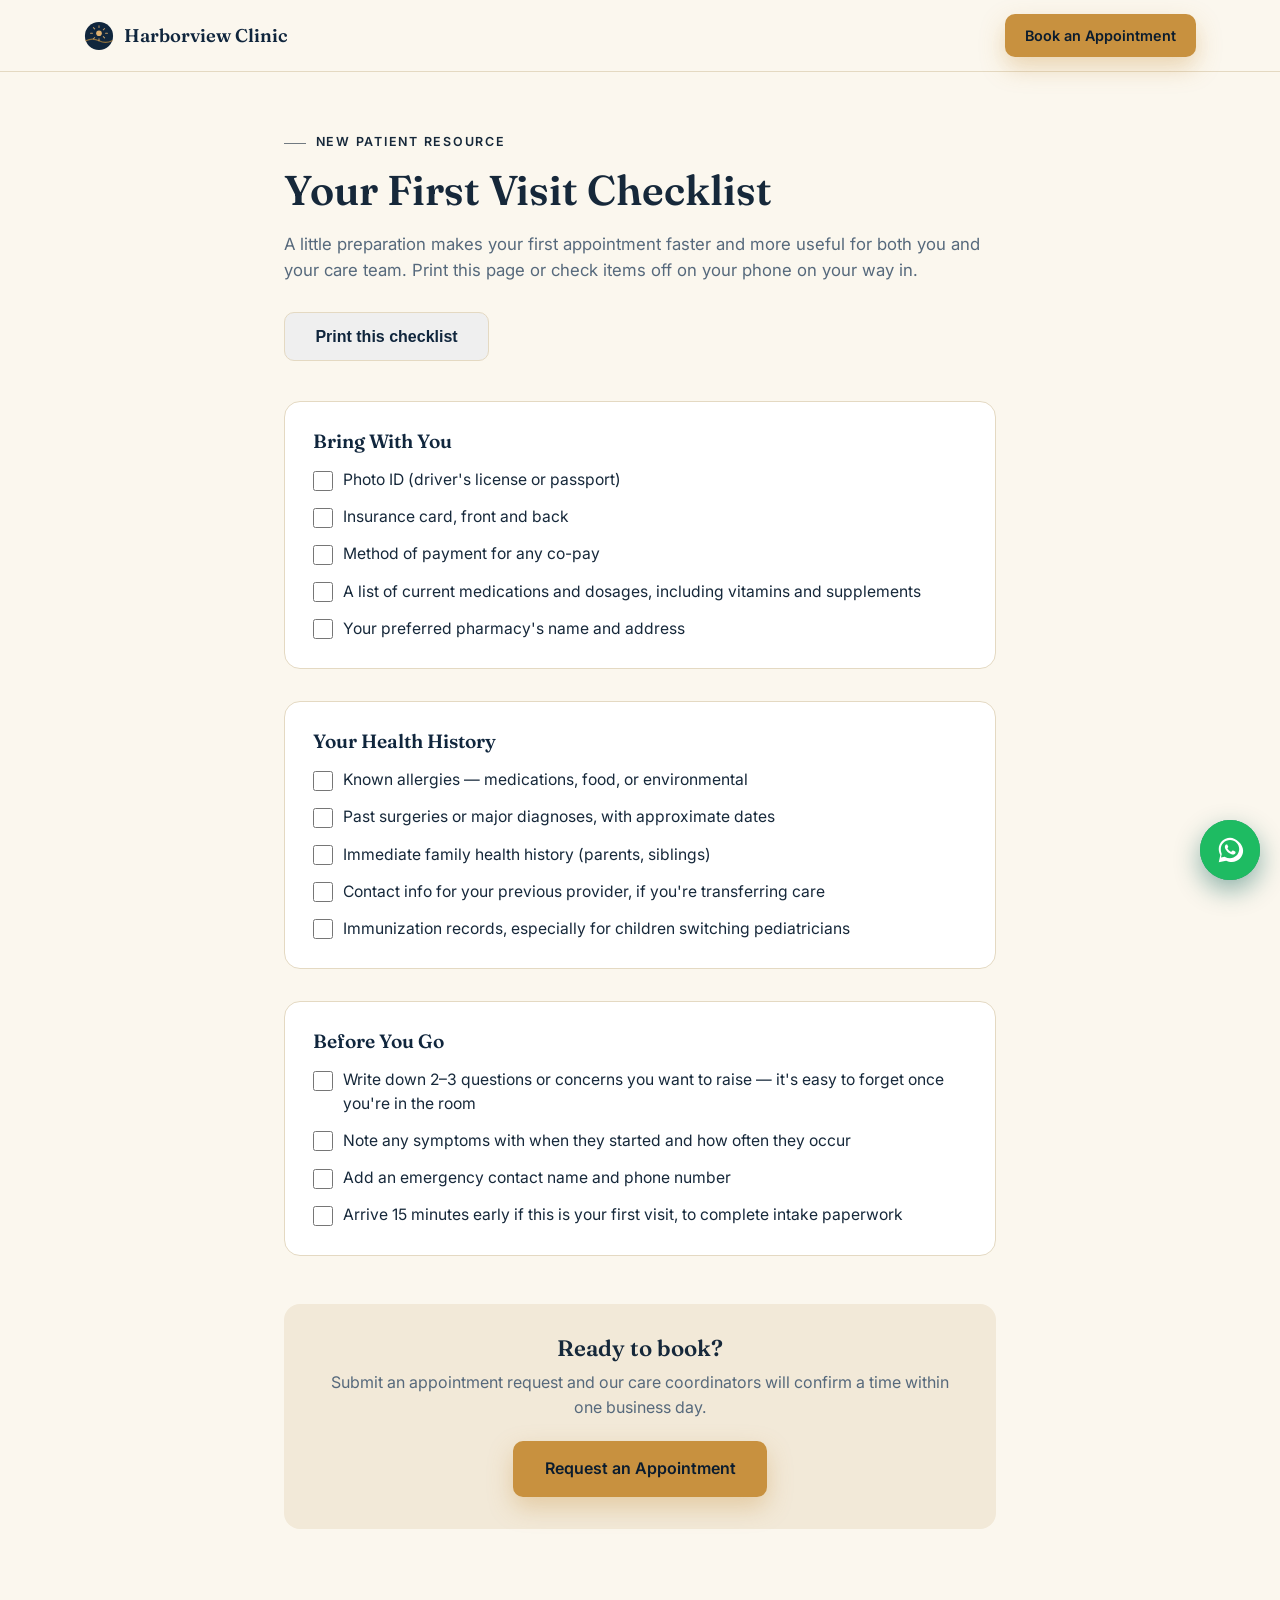
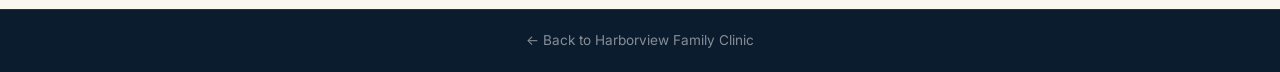
<file: new-patient-checklist.html>
<!DOCTYPE html>
<html lang="en">
<head>
  <meta charset="UTF-8">
  <meta name="viewport" content="width=device-width, initial-scale=1.0">
  <title>New Patient Checklist | Harborview Family Clinic</title>
  <meta name="description" content="A free printable checklist to help you prepare for your first visit to Harborview Family Clinic.">
  <meta name="robots" content="noindex">
  <link rel="canonical" href="https://okkyprayitna.github.io/Healthcare/new-patient-checklist.html">
  <link rel="icon" href="favicon.svg" type="image/svg+xml">
  <link rel="preconnect" href="https://fonts.googleapis.com">
  <link rel="preconnect" href="https://fonts.gstatic.com" crossorigin>
  <link href="https://fonts.googleapis.com/css2?family=Inter:wght@400;500;600;700;800&family=Fraunces:ital,wght@0,500;0,600;1,500&display=swap" rel="stylesheet">
  <link rel="stylesheet" href="styles.css">
</head>
<body>

  <header class="site-header no-print">
    <nav class="navbar" aria-label="Primary navigation">
      <a href="index.html#home" class="logo">
        <span class="logo-mark" aria-hidden="true">
          <svg width="30" height="30" viewBox="0 0 32 32" fill="none" xmlns="http://www.w3.org/2000/svg">
            <circle cx="16" cy="16" r="15" fill="#10263d"/>
            <path d="M2 21c4-2 10-2 14 0s10 2 14 0" stroke="#c8913f" stroke-width="1.3" stroke-linecap="round" opacity="0.7"/>
            <circle cx="16" cy="13" r="3" fill="#e0b06e"/>
            <path d="M16 5v2M25 13h-2M16 21v-2M7 13h2M22 8l-1.4 1.4M11.4 17.6 10 19M22 18l-1.4-1.4M11.4 8.4 10 7" stroke="#e0b06e" stroke-width="1.1" stroke-linecap="round" opacity="0.85"/>
          </svg>
        </span>
        Harborview Clinic
      </a>
      <a href="index.html#enquiry" class="btn btn-primary btn-sm">Book an Appointment</a>
    </nav>
  </header>

  <main class="checklist-page">
    <div class="section-inner checklist-inner">
      <p class="eyebrow">New Patient Resource</p>
      <h1 class="checklist-title">Your First Visit Checklist</h1>
      <p class="section-intro checklist-lede">
        A little preparation makes your first appointment faster and more useful for both you and your
        care team. Print this page or check items off on your phone on your way in.
      </p>

      <button type="button" class="btn btn-on-light print-btn no-print" onclick="window.print()">Print this checklist</button>

      <div class="checklist-groups">
        <section class="checklist-group">
          <h2>Bring With You</h2>
          <ul class="checklist-list">
            <li><label><input type="checkbox"> Photo ID (driver's license or passport)</label></li>
            <li><label><input type="checkbox"> Insurance card, front and back</label></li>
            <li><label><input type="checkbox"> Method of payment for any co-pay</label></li>
            <li><label><input type="checkbox"> A list of current medications and dosages, including vitamins and supplements</label></li>
            <li><label><input type="checkbox"> Your preferred pharmacy's name and address</label></li>
          </ul>
        </section>

        <section class="checklist-group">
          <h2>Your Health History</h2>
          <ul class="checklist-list">
            <li><label><input type="checkbox"> Known allergies — medications, food, or environmental</label></li>
            <li><label><input type="checkbox"> Past surgeries or major diagnoses, with approximate dates</label></li>
            <li><label><input type="checkbox"> Immediate family health history (parents, siblings)</label></li>
            <li><label><input type="checkbox"> Contact info for your previous provider, if you're transferring care</label></li>
            <li><label><input type="checkbox"> Immunization records, especially for children switching pediatricians</label></li>
          </ul>
        </section>

        <section class="checklist-group">
          <h2>Before You Go</h2>
          <ul class="checklist-list">
            <li><label><input type="checkbox"> Write down 2–3 questions or concerns you want to raise — it's easy to forget once you're in the room</label></li>
            <li><label><input type="checkbox"> Note any symptoms with when they started and how often they occur</label></li>
            <li><label><input type="checkbox"> Add an emergency contact name and phone number</label></li>
            <li><label><input type="checkbox"> Arrive 15 minutes early if this is your first visit, to complete intake paperwork</label></li>
          </ul>
        </section>
      </div>

      <div class="checklist-cta no-print">
        <h2>Ready to book?</h2>
        <p>Submit an appointment request and our care coordinators will confirm a time within one business day.</p>
        <a href="index.html#enquiry" class="btn btn-primary">Request an Appointment</a>
      </div>
    </div>
  </main>

  <footer class="site-footer no-print">
    <div class="footer-bottom">
      <p><a href="index.html">&larr; Back to Harborview Family Clinic</a></p>
    </div>
  </footer>

  <!-- ===================== WhatsApp Chat Widget ===================== -->
  <div class="wa-widget no-print" id="waWidget">
    <button type="button" class="wa-button" id="waButton" aria-haspopup="dialog" aria-expanded="false" aria-controls="waPanel" aria-label="Chat with us on WhatsApp">
      <span class="wa-button-ring" aria-hidden="true"></span>
      <span class="wa-button-ring wa-button-ring-2" aria-hidden="true"></span>
      <svg viewBox="0 0 32 32" width="30" height="30" fill="#fff" aria-hidden="true"><path d="M16 3C9.4 3 4 8.4 4 15c0 2.3.6 4.4 1.7 6.3L4 29l7.9-1.6c1.8.9 3.9 1.4 6.1 1.4 6.6 0 12-5.4 12-12S22.6 3 16 3zm0 21.8c-1.9 0-3.7-.5-5.3-1.4l-.4-.2-3.9.8.8-3.8-.2-.4A9.7 9.7 0 0 1 6.2 15c0-5.4 4.4-9.8 9.8-9.8s9.8 4.4 9.8 9.8-4.4 9.8-9.8 9.8zm5.4-7.3c-.3-.1-1.7-.9-2-1-.3-.1-.5-.1-.7.1-.2.3-.8 1-.9 1.1-.2.2-.3.2-.6.1-.3-.1-1.2-.4-2.3-1.4-.9-.8-1.4-1.7-1.6-2-.2-.3 0-.5.1-.6.1-.1.3-.3.4-.5.1-.2.2-.3.3-.5.1-.2 0-.4 0-.5C13.9 12.1 13.4 11 13.2 10.5c-.2-.5-.4-.4-.6-.4h-.5c-.2 0-.5.1-.7.3-.2.3-.9 1-.9 2.4s1 2.8 1.1 3c.1.2 2 3 4.8 4.3.7.3 1.2.5 1.6.6.7.2 1.3.2 1.8.1.5-.1 1.7-.7 1.9-1.4.2-.7.2-1.2.2-1.4-.1-.1-.3-.2-.5-.3z"/></svg>
    </button>

    <div class="wa-panel" id="waPanel" role="dialog" aria-labelledby="waPanelTitle" hidden>
      <div class="wa-panel-header">
        <span class="wa-panel-avatar" aria-hidden="true">
          <svg viewBox="0 0 32 32" width="20" height="20" fill="#fff"><path d="M16 3C9.4 3 4 8.4 4 15c0 2.3.6 4.4 1.7 6.3L4 29l7.9-1.6c1.8.9 3.9 1.4 6.1 1.4 6.6 0 12-5.4 12-12S22.6 3 16 3z"/></svg>
        </span>
        <div>
          <p class="wa-panel-title" id="waPanelTitle">Harborview Clinic</p>
          <p class="wa-panel-status"><span class="wa-status-dot" aria-hidden="true"></span>We usually reply within a few hours</p>
        </div>
        <button type="button" class="wa-panel-close" id="waPanelClose" aria-label="Close chat">&times;</button>
      </div>

      <p class="wa-panel-greeting">Hi there 👋 How can we help? Pick a question below or start a chat.</p>

      <div class="wa-quick-queries">
        <a class="wa-quick-btn" target="_blank" rel="noopener noreferrer" href="https://wa.me/6582010294?text=Hi%20Harborview%20Clinic%2C%20I%27d%20like%20to%20book%20an%20appointment." aria-label="I'd like to book an appointment (opens WhatsApp in a new tab)">I'd like to book an appointment</a>
        <a class="wa-quick-btn" target="_blank" rel="noopener noreferrer" href="https://wa.me/6582010294?text=Hi%20Harborview%20Clinic%2C%20what%20are%20your%20opening%20hours%3F" aria-label="What are your opening hours? (opens WhatsApp in a new tab)">What are your opening hours?</a>
        <a class="wa-quick-btn" target="_blank" rel="noopener noreferrer" href="https://wa.me/6582010294?text=Hi%20Harborview%20Clinic%2C%20do%20you%20accept%20my%20insurance%3F" aria-label="Do you accept my insurance? (opens WhatsApp in a new tab)">Do you accept my insurance?</a>
        <a class="wa-quick-btn" target="_blank" rel="noopener noreferrer" href="https://wa.me/6582010294?text=Hi%20Harborview%20Clinic%2C%20I%20have%20a%20general%20question." aria-label="I have a general question (opens WhatsApp in a new tab)">I have a general question</a>
      </div>

      <a class="btn btn-primary wa-start-chat" target="_blank" rel="noopener noreferrer" href="https://wa.me/6582010294?text=Hi%20Harborview%20Clinic%2C%20I%27d%20like%20to%20get%20in%20touch." aria-label="Start a chat (opens WhatsApp in a new tab)">
        Start a Chat
      </a>
    </div>
  </div>

  <script src="script.js" defer></script>
</body>
</html>
</file>
<file: styles.css>
/* ===================== Variables & Reset ===================== */
:root {
  --color-ink: #10263d;
  --color-ink-2: #1a3a5c;
  --color-ink-deep: #0b1c2e;
  --color-brass: #c8913f;
  --color-brass-dark: #a3721f;
  --color-brass-light: #e0b06e;
  --color-text: #16283a;
  --color-text-muted: #56697c;
  --color-bg: #fbf7ee;
  --color-bg-alt: #f2e9d8;
  --color-card: #ffffff;
  --color-border: #e4d9c2;
  --color-border-dark: rgba(255, 255, 255, 0.16);
  --shadow-card: 0 10px 28px rgba(16, 38, 61, 0.1);
  --radius: 16px;
  --radius-sm: 10px;
  --max-width: 1160px;
  --font-body: 'Inter', -apple-system, BlinkMacSystemFont, 'Segoe UI', Roboto, sans-serif;
  --font-display: 'Fraunces', Georgia, 'Times New Roman', serif;
  --color-whatsapp: #075e54;
  --color-whatsapp-dark: #054840;
  --color-whatsapp-accent: #25d366;
}

* {
  margin: 0;
  padding: 0;
  box-sizing: border-box;
}

html {
  scroll-behavior: smooth;
}

body {
  font-family: var(--font-body);
  color: var(--color-text);
  background: var(--color-bg);
  line-height: 1.6;
  -webkit-font-smoothing: antialiased;
}

img, svg {
  display: block;
  max-width: 100%;
}

a {
  color: inherit;
  text-decoration: none;
}

ul {
  list-style: none;
}

h1, h2, h3 {
  line-height: 1.15;
  font-weight: 600;
}

h1, h2 {
  font-family: var(--font-display);
}

.section-inner {
  max-width: var(--max-width);
  margin: 0 auto;
  padding: 5.5rem 1.5rem;
}

.eyebrow {
  display: inline-block;
  font-weight: 600;
  letter-spacing: 0.14em;
  text-transform: uppercase;
  font-size: 0.78rem;
  margin-bottom: 0.9rem;
}

.eyebrow::before {
  content: '';
  display: inline-block;
  width: 22px;
  height: 1px;
  margin-right: 0.6rem;
  background: currentColor;
  vertical-align: middle;
  opacity: 0.6;
}

.section-title {
  font-size: clamp(1.9rem, 4vw, 2.6rem);
  text-align: center;
  color: var(--color-ink);
  font-weight: 500;
}

.section-title em {
  font-style: italic;
  color: var(--color-brass-dark);
}

.section-intro {
  text-align: center;
  max-width: 620px;
  margin: 0.9rem auto 0;
  color: var(--color-text-muted);
  font-size: 1.05rem;
}

.section-head {
  text-align: center;
  margin-bottom: 3rem;
}

:focus-visible {
  outline: 3px solid var(--color-brass);
  outline-offset: 2px;
}

/* ===================== Buttons ===================== */
.btn {
  display: inline-block;
  padding: 0.9rem 1.9rem;
  border-radius: var(--radius-sm);
  font-weight: 600;
  font-size: 1rem;
  border: 1.5px solid transparent;
  cursor: pointer;
  transition: transform 0.15s ease, box-shadow 0.15s ease, background 0.15s ease, border-color 0.15s ease;
}

.btn:hover {
  transform: translateY(-2px);
}

.btn-primary {
  background: var(--color-brass);
  color: var(--color-ink-deep);
  box-shadow: 0 10px 24px rgba(200, 145, 63, 0.35);
}

.btn-primary:hover {
  background: var(--color-brass-light);
}

.btn-secondary {
  background: transparent;
  color: #fff;
  border-color: rgba(255, 255, 255, 0.4);
}

.btn-secondary:hover {
  background: rgba(255, 255, 255, 0.1);
  border-color: rgba(255, 255, 255, 0.7);
}

.btn-on-light {
  color: var(--color-ink);
  border-color: var(--color-border);
}

.btn-on-light:hover {
  background: var(--color-bg-alt);
  border-color: var(--color-ink);
}

/* ===================== Fade-in on scroll ===================== */
.fade-in {
  opacity: 0;
  transform: translateY(24px);
  transition: opacity 0.6s ease, transform 0.6s ease;
}

.fade-in.is-visible {
  opacity: 1;
  transform: translateY(0);
}

@media (prefers-reduced-motion: reduce) {
  html {
    scroll-behavior: auto;
  }

  .fade-in {
    opacity: 1;
    transform: none;
    transition: none;
  }

  .btn:hover,
  .service-card:hover,
  .value-card:hover {
    transform: none;
  }

  .beacon-sweep,
  .beacon-ring {
    animation: none !important;
  }

  .wa-button-ring,
  .wa-panel:not([hidden]) {
    animation: none !important;
  }

  .balloon {
    animation: none !important;
    display: none;
  }
}

/* ===================== Chart-grid texture (ink sections) ===================== */
.chart-grid {
  background-image:
    repeating-linear-gradient(0deg, rgba(255, 255, 255, 0.035) 0, rgba(255, 255, 255, 0.035) 1px, transparent 1px, transparent 64px),
    repeating-linear-gradient(90deg, rgba(255, 255, 255, 0.035) 0, rgba(255, 255, 255, 0.035) 1px, transparent 1px, transparent 64px);
}

/* ===================== Header / Navbar ===================== */
.site-header {
  position: sticky;
  top: 0;
  z-index: 100;
  background: rgba(251, 247, 238, 0.92);
  backdrop-filter: blur(8px);
  border-bottom: 1px solid var(--color-border);
}

.navbar {
  max-width: var(--max-width);
  margin: 0 auto;
  display: flex;
  align-items: center;
  justify-content: space-between;
  padding: 0.9rem 1.5rem;
}

.logo {
  display: flex;
  align-items: center;
  gap: 0.6rem;
  font-weight: 600;
  font-size: 1.15rem;
  font-family: var(--font-display);
  color: var(--color-ink);
}

.logo-mark {
  display: inline-flex;
  flex-shrink: 0;
}

.nav-toggle {
  display: flex;
  flex-direction: column;
  justify-content: center;
  align-items: center;
  gap: 5px;
  width: 44px;
  height: 44px;
  padding: 0 11px;
  background: transparent;
  border: none;
  cursor: pointer;
  z-index: 110;
}

.nav-toggle span {
  display: block;
  height: 2px;
  width: 100%;
  background: var(--color-ink);
  border-radius: 2px;
  transition: transform 0.25s ease, opacity 0.25s ease;
}

.nav-toggle[aria-expanded="true"] span:nth-child(1) {
  transform: translateY(7px) rotate(45deg);
}

.nav-toggle[aria-expanded="true"] span:nth-child(2) {
  opacity: 0;
}

.nav-toggle[aria-expanded="true"] span:nth-child(3) {
  transform: translateY(-7px) rotate(-45deg);
}

.nav-menu {
  display: flex;
  align-items: center;
  gap: 1.75rem;
}

.nav-link {
  font-weight: 500;
  color: var(--color-text);
  padding: 0.4rem 0;
  border-bottom: 2px solid transparent;
  transition: color 0.15s ease, border-color 0.15s ease;
}

.nav-link:hover {
  color: var(--color-brass-dark);
  border-bottom-color: var(--color-brass-dark);
}

.nav-cta {
  background: var(--color-ink);
  color: #fff !important;
  padding: 0.55rem 1.2rem;
  border-radius: var(--radius-sm);
  border-bottom: none !important;
}

.nav-cta:hover {
  background: var(--color-ink-2);
}

@media (max-width: 767px) {
  .nav-toggle {
    display: flex;
  }

  .nav-menu {
    position: fixed;
    top: 68px;
    left: 0;
    right: 0;
    background: var(--color-bg);
    flex-direction: column;
    align-items: stretch;
    gap: 0;
    padding: 0.5rem 1.5rem 1.5rem;
    border-bottom: 1px solid var(--color-border);
    transform: translateY(-12px);
    opacity: 0;
    visibility: hidden;
    transition: opacity 0.2s ease, transform 0.2s ease, visibility 0.2s ease;
  }

  .nav-menu.is-open {
    transform: translateY(0);
    opacity: 1;
    visibility: visible;
  }

  .nav-link {
    display: block;
    padding: 0.75rem 0;
    border-bottom: 1px solid var(--color-border);
  }

  .nav-cta {
    margin-top: 0.75rem;
    text-align: center;
  }
}

@media (min-width: 768px) {
  .nav-toggle {
    display: none;
  }
}

/* ===================== Hero ===================== */
.hero {
  position: relative;
  background: linear-gradient(160deg, var(--color-ink) 0%, var(--color-ink-2) 65%, #204a72 100%);
  color: #fff;
  padding: 4.5rem 1.5rem 7rem;
  overflow: hidden;
}

.hero-inner {
  position: relative;
  z-index: 1;
  max-width: var(--max-width);
  margin: 0 auto;
  display: grid;
  grid-template-columns: 1fr;
  gap: 2.5rem;
  align-items: center;
  text-align: center;
}

.hero-text {
  max-width: 640px;
  margin: 0 auto;
}

.hero-eyebrow {
  color: var(--color-brass-light);
}

.hero-title {
  font-size: clamp(2.2rem, 5.5vw, 3.5rem);
  font-weight: 500;
  margin-bottom: 1.1rem;
  letter-spacing: -0.01em;
}

.hero-title em {
  font-style: italic;
  font-weight: 500;
  color: var(--color-brass-light);
}

.hero-subtitle {
  font-size: 1.1rem;
  color: rgba(255, 255, 255, 0.82);
  max-width: 560px;
  margin: 0 auto 2rem;
}

.hero-actions {
  display: flex;
  flex-wrap: wrap;
  justify-content: center;
  gap: 1rem;
  margin-bottom: 3rem;
}

.trust-strip {
  display: grid;
  grid-template-columns: repeat(2, 1fr);
  gap: 1.5rem 1rem;
  border-top: 1px solid rgba(255, 255, 255, 0.16);
  padding-top: 2rem;
  max-width: 560px;
  margin: 0 auto;
}

.trust-strip li {
  display: flex;
  flex-direction: column;
  gap: 0.2rem;
}

.trust-number {
  font-family: var(--font-display);
  font-size: 1.6rem;
  font-weight: 600;
  color: var(--color-brass-light);
}

.trust-label {
  font-size: 0.85rem;
  color: rgba(255, 255, 255, 0.72);
}

@media (min-width: 640px) {
  .trust-strip {
    grid-template-columns: repeat(4, 1fr);
    max-width: none;
  }
}

/* --- Hero beacon signature graphic --- */
.hero-beacon {
  position: relative;
  width: 220px;
  height: 220px;
  margin: 0 auto;
}

.beacon-sweep {
  position: absolute;
  inset: 0;
  border-radius: 50%;
  background: conic-gradient(from 0deg, rgba(224, 176, 110, 0) 0deg, rgba(224, 176, 110, 0.4) 30deg, rgba(224, 176, 110, 0) 80deg, rgba(224, 176, 110, 0) 360deg);
  animation: beacon-rotate 7s linear infinite;
}

.beacon-horizon {
  position: absolute;
  left: -60px;
  right: -60px;
  top: 50%;
  height: 1px;
  background: linear-gradient(90deg, transparent, rgba(255, 255, 255, 0.4), transparent);
}

.beacon-dot {
  position: absolute;
  top: 50%;
  left: 50%;
  width: 12px;
  height: 12px;
  border-radius: 50%;
  background: var(--color-brass-light);
  transform: translate(-50%, -50%);
  box-shadow: 0 0 18px 4px rgba(224, 176, 110, 0.6);
}

.beacon-ring {
  position: absolute;
  top: 50%;
  left: 50%;
  width: 12px;
  height: 12px;
  border: 1px solid rgba(224, 176, 110, 0.55);
  border-radius: 50%;
  transform: translate(-50%, -50%) scale(1);
  animation: beacon-pulse 3.5s ease-out infinite;
}

.beacon-ring-2 {
  animation-delay: 1.75s;
}

@keyframes beacon-rotate {
  to { transform: rotate(360deg); }
}

@keyframes beacon-pulse {
  0% { transform: translate(-50%, -50%) scale(1); opacity: 0.9; }
  100% { transform: translate(-50%, -50%) scale(9); opacity: 0; }
}

.hero-wave {
  position: absolute;
  bottom: -1px;
  left: 0;
  width: 100%;
  height: 44px;
  display: block;
  z-index: 1;
}

@media (min-width: 640px) {
  .hero-wave {
    height: 64px;
  }
}

@media (min-width: 992px) {
  .hero-inner {
    grid-template-columns: 1.1fr 0.9fr;
    text-align: left;
  }

  .hero-text {
    margin: 0;
  }

  .hero-subtitle {
    margin: 0 0 2rem;
  }

  .hero-actions {
    justify-content: flex-start;
  }

  .trust-strip {
    margin: 0;
  }

  .hero-beacon {
    width: 280px;
    height: 280px;
  }
}

/* ===================== Why Choose Us ===================== */
.why-us {
  background: var(--color-bg-alt);
}

.value-grid {
  display: grid;
  grid-template-columns: 1fr;
  gap: 1.5rem;
}

.value-card {
  background: var(--color-card);
  border: 1px solid var(--color-border);
  border-radius: var(--radius);
  padding: 1.75rem;
  transition: transform 0.2s ease, box-shadow 0.2s ease;
}

.value-card:hover {
  transform: translateY(-4px);
  box-shadow: var(--shadow-card);
}

.value-icon {
  display: inline-flex;
  align-items: center;
  justify-content: center;
  width: 46px;
  height: 46px;
  border-radius: 50%;
  border: 1.5px solid var(--color-brass);
  color: var(--color-brass-dark);
  margin-bottom: 1rem;
}

.value-icon svg {
  width: 22px;
  height: 22px;
}

.value-card h3 {
  font-size: 1.05rem;
  color: var(--color-ink);
  margin-bottom: 0.4rem;
}

.value-card p {
  color: var(--color-text-muted);
  font-size: 0.95rem;
}

@media (min-width: 640px) {
  .value-grid {
    grid-template-columns: repeat(2, 1fr);
  }
}

@media (min-width: 992px) {
  .value-grid {
    grid-template-columns: repeat(4, 1fr);
  }
}

/* ===================== Services ===================== */
.services {
  background: var(--color-bg);
}

.services-grid {
  display: grid;
  grid-template-columns: 1fr;
  gap: 1.5rem;
}

.service-card {
  background: var(--color-card);
  border: 1px solid var(--color-border);
  border-radius: var(--radius);
  overflow: hidden;
  text-align: center;
  transition: transform 0.2s ease, box-shadow 0.2s ease;
}

.service-card:hover {
  transform: translateY(-4px);
  box-shadow: var(--shadow-card);
}

.service-photo {
  width: 100%;
  height: 160px;
  object-fit: cover;
}

.service-body {
  padding: 1.5rem 1.5rem 2rem;
}

.service-icon {
  display: inline-flex;
  align-items: center;
  justify-content: center;
  width: 52px;
  height: 52px;
  border-radius: 50%;
  border: 1.5px solid var(--color-brass);
  color: var(--color-brass-dark);
  margin-bottom: 0.9rem;
}

.service-icon svg {
  width: 26px;
  height: 26px;
}

.service-card h3 {
  margin-bottom: 0.5rem;
  color: var(--color-ink);
  font-weight: 600;
}

.service-card p {
  color: var(--color-text-muted);
  font-size: 0.95rem;
}

@media (min-width: 640px) {
  .services-grid {
    grid-template-columns: repeat(2, 1fr);
  }
}

@media (min-width: 992px) {
  .services-grid {
    grid-template-columns: repeat(4, 1fr);
  }
}

/* ===================== Testimonials ===================== */
.testimonials {
  background: var(--color-bg-alt);
}

.rating-badge {
  display: flex;
  align-items: center;
  justify-content: center;
  gap: 0.5rem;
  margin-top: 1rem;
  color: var(--color-text-muted);
  font-size: 0.95rem;
}

.rating-badge .stars {
  font-size: 1rem;
}

.testimonials-grid {
  display: grid;
  grid-template-columns: 1fr;
  gap: 1.5rem;
  margin-top: 3rem;
}

.testimonial-card {
  background: var(--color-card);
  border: 1px solid var(--color-border);
  border-radius: var(--radius);
  padding: 1.75rem;
  box-shadow: var(--shadow-card);
}

.testimonial-header {
  display: flex;
  align-items: center;
  gap: 0.9rem;
  margin-bottom: 1rem;
}

.avatar {
  flex-shrink: 0;
  width: 48px;
  height: 48px;
  border-radius: 50%;
  color: #fff;
  font-weight: 700;
  font-size: 0.95rem;
  display: flex;
  align-items: center;
  justify-content: center;
  font-family: var(--font-display);
}

.testimonial-name {
  font-size: 1rem;
  margin-bottom: 0.15rem;
  font-weight: 600;
}

.stars {
  color: var(--color-brass-dark);
  font-size: 0.9rem;
  letter-spacing: 1px;
}

.testimonial-quote {
  color: var(--color-text-muted);
  font-size: 0.97rem;
}

@media (min-width: 640px) {
  .testimonials-grid {
    grid-template-columns: repeat(2, 1fr);
  }
}

@media (min-width: 992px) {
  .testimonials-grid {
    grid-template-columns: repeat(4, 1fr);
  }
}

/* ===================== Enquiry Form ===================== */
.enquiry {
  position: relative;
  background: linear-gradient(160deg, var(--color-ink-deep) 0%, var(--color-ink) 100%);
  color: #fff;
}

.enquiry-inner {
  position: relative;
  z-index: 1;
  display: grid;
  grid-template-columns: 1fr;
  gap: 2.5rem;
}

.enquiry-copy .eyebrow {
  color: var(--color-brass-light);
}

.enquiry-copy .section-title,
.enquiry-copy .section-intro {
  text-align: left;
  margin-left: 0;
  color: #fff;
}

.enquiry-copy .section-intro {
  color: rgba(255, 255, 255, 0.78);
}

.enquiry-photo {
  width: 100%;
  height: 220px;
  object-fit: cover;
  border-radius: var(--radius);
  margin-bottom: 1.5rem;
}

@media (min-width: 992px) {
  .enquiry-photo {
    height: 320px;
  }
}

.enquiry-copy a {
  color: var(--color-brass-light);
  font-weight: 600;
  text-decoration: underline;
}

.enquiry-bonus {
  margin-top: 1rem;
  font-size: 0.95rem;
}

.enquiry-form {
  background: var(--color-bg);
  border-radius: var(--radius);
  padding: 2rem;
  display: grid;
  grid-template-columns: 1fr;
  gap: 1.25rem;
  color: var(--color-text);
  box-shadow: 0 24px 60px rgba(0, 0, 0, 0.25);
}

.form-group {
  display: flex;
  flex-direction: column;
  gap: 0.4rem;
}

.form-group label {
  font-weight: 600;
  font-size: 0.9rem;
}

.required {
  color: var(--color-brass-dark);
}

.form-group input,
.form-group textarea {
  font: inherit;
  padding: 0.7rem 0.9rem;
  border: 1.5px solid var(--color-border);
  border-radius: var(--radius-sm);
  background: #fff;
  color: var(--color-text);
  transition: border-color 0.15s ease, box-shadow 0.15s ease;
}

.form-group input:focus,
.form-group textarea:focus {
  border-color: var(--color-brass);
  box-shadow: 0 0 0 3px rgba(200, 145, 63, 0.18);
  outline: none;
}

.form-group input[aria-invalid="true"],
.form-group textarea[aria-invalid="true"] {
  border-color: #c1493f;
}

.error {
  color: #c1493f;
  font-size: 0.85rem;
  min-height: 1.1em;
}

.form-success {
  background: #e7f2ea;
  border: 1px solid #b7dcc2;
  color: #256b3e;
  padding: 0.9rem 1.1rem;
  border-radius: var(--radius-sm);
  font-weight: 500;
}

.form-success a {
  display: inline-block;
  margin-top: 0.5rem;
  color: #256b3e;
  font-weight: 700;
  text-decoration: underline;
}

.form-error {
  background: #fbe9e7;
  border: 1px solid #f0b8ae;
  color: #9a3324;
  padding: 0.9rem 1.1rem;
  border-radius: var(--radius-sm);
  font-weight: 500;
}

/* ===================== Post-submit balloon effect ===================== */
.balloon-container {
  position: fixed;
  inset: 0;
  overflow: hidden;
  pointer-events: none;
  z-index: 200;
}

.balloon {
  position: absolute;
  bottom: -140px;
  width: 46px;
  height: 58px;
  border-radius: 50% 50% 50% 50% / 60% 60% 40% 40%;
  opacity: 0.95;
  animation: balloon-rise 4.5s ease-in forwards;
}

.balloon::after {
  content: '';
  position: absolute;
  left: 50%;
  bottom: -22px;
  width: 1px;
  height: 22px;
  background: rgba(16, 38, 61, 0.35);
  transform: translateX(-50%);
}

@keyframes balloon-rise {
  0% {
    transform: translateY(0) translateX(0) rotate(0deg);
    opacity: 0.95;
  }
  75% {
    opacity: 0.9;
  }
  100% {
    transform: translateY(-115vh) translateX(var(--drift, 30px)) rotate(8deg);
    opacity: 0;
  }
}

.form-submit {
  justify-self: start;
  margin-top: 0.5rem;
}

@media (min-width: 992px) {
  .enquiry-inner {
    grid-template-columns: 1fr 1.2fr;
    align-items: start;
  }

  .form-group-full {
    grid-column: 1 / -1;
  }
}

/* ===================== Footer ===================== */
.site-footer {
  background: var(--color-ink-deep);
  color: rgba(255, 255, 255, 0.85);
}

.footer-inner {
  max-width: var(--max-width);
  margin: 0 auto;
  padding: 3.5rem 1.5rem 2rem;
  display: grid;
  grid-template-columns: 1fr;
  gap: 2.5rem;
}

.footer-brand h2 {
  margin-bottom: 0.5rem;
  font-weight: 500;
}

.footer-brand p {
  color: rgba(255, 255, 255, 0.65);
  margin-bottom: 1.25rem;
}

.social-links {
  display: flex;
  gap: 0.75rem;
}

.social-links a {
  display: inline-flex;
  align-items: center;
  justify-content: center;
  width: 38px;
  height: 38px;
  border-radius: 50%;
  background: rgba(255, 255, 255, 0.08);
  transition: background 0.15s ease;
}

.social-links a:hover {
  background: var(--color-brass);
  color: var(--color-ink-deep);
}

.footer-links h3,
.footer-contact h3 {
  font-size: 1rem;
  margin-bottom: 1rem;
  color: #fff;
  font-family: var(--font-display);
  font-weight: 500;
}

.footer-links ul {
  display: flex;
  flex-direction: column;
  gap: 0.6rem;
}

.footer-links a:hover,
.footer-contact a:hover {
  color: var(--color-brass-light);
  text-decoration: underline;
}

.footer-contact p {
  color: rgba(255, 255, 255, 0.65);
  margin-bottom: 0.6rem;
  font-style: normal;
}

.footer-bottom {
  border-top: 1px solid rgba(255, 255, 255, 0.1);
  text-align: center;
  padding: 1.25rem 1.5rem;
  font-size: 0.85rem;
  color: rgba(255, 255, 255, 0.5);
}

@media (min-width: 640px) {
  .footer-inner {
    grid-template-columns: 1.4fr 1fr 1fr;
  }
}

/* ===================== New Patient Checklist ===================== */
.btn-sm {
  padding: 0.55rem 1.2rem;
  font-size: 0.9rem;
}

.checklist-page {
  background: var(--color-bg);
  min-height: 100vh;
}

.checklist-inner {
  max-width: 760px;
  padding: 3.5rem 1.5rem 5rem;
}

.checklist-title {
  font-size: clamp(1.9rem, 4.5vw, 2.6rem);
  margin-bottom: 1rem;
}

.checklist-lede {
  text-align: left;
  margin: 0 0 1.75rem;
  max-width: none;
}

.print-btn {
  margin-bottom: 2.5rem;
}

.checklist-groups {
  display: grid;
  gap: 2rem;
}

.checklist-group {
  background: var(--color-card);
  border: 1px solid var(--color-border);
  border-radius: var(--radius);
  padding: 1.75rem;
}

.checklist-group h2 {
  font-family: var(--font-display);
  font-size: 1.2rem;
  font-weight: 600;
  color: var(--color-ink);
  margin-bottom: 1rem;
}

.checklist-list {
  display: grid;
  gap: 0.85rem;
}

.checklist-list label {
  display: flex;
  align-items: flex-start;
  gap: 0.65rem;
  color: var(--color-text);
  font-size: 0.98rem;
  line-height: 1.5;
  cursor: pointer;
}

.checklist-list input[type="checkbox"] {
  flex-shrink: 0;
  width: 20px;
  height: 20px;
  margin-top: 0.15rem;
  accent-color: var(--color-brass-dark);
  cursor: pointer;
}

.checklist-cta {
  margin-top: 3rem;
  padding: 2rem;
  background: var(--color-bg-alt);
  border-radius: var(--radius);
  text-align: center;
}

.checklist-cta h2 {
  font-family: var(--font-display);
  font-size: 1.4rem;
  margin-bottom: 0.5rem;
}

.checklist-cta p {
  color: var(--color-text-muted);
  margin-bottom: 1.25rem;
}

@media print {
  .no-print {
    display: none !important;
  }

  .checklist-page {
    min-height: 0;
  }

  .checklist-group {
    border: 1px solid #ccc;
    box-shadow: none;
    break-inside: avoid;
  }
}

/* ===================== WhatsApp chat widget ===================== */
.wa-widget {
  position: fixed;
  right: 1.25rem;
  bottom: 1.25rem;
  z-index: 200;
  display: flex;
  flex-direction: column-reverse;
  align-items: flex-end;
  gap: 0.9rem;
}

.wa-widget.is-nav-open {
  display: none;
}

.wa-button {
  position: relative;
  width: 60px;
  height: 60px;
  border-radius: 50%;
  border: none;
  background: var(--color-whatsapp);
  display: flex;
  align-items: center;
  justify-content: center;
  cursor: pointer;
  box-shadow: 0 10px 26px rgba(7, 94, 84, 0.45);
  transition: transform 0.15s ease;
  flex-shrink: 0;
}

.wa-button:hover {
  transform: scale(1.06);
}

.wa-button svg {
  position: relative;
  z-index: 1;
}

.wa-button-ring {
  position: absolute;
  inset: 0;
  border-radius: 50%;
  background: rgba(37, 211, 102, 0.55);
  animation: wa-pulse 2.4s ease-out infinite;
}

.wa-button-ring-2 {
  animation-delay: 1.2s;
}

@keyframes wa-pulse {
  0% { transform: scale(1); opacity: 0.55; }
  100% { transform: scale(1.9); opacity: 0; }
}

.wa-panel {
  width: min(320px, calc(100vw - 2.5rem));
  background: var(--color-card);
  border-radius: var(--radius);
  box-shadow: 0 24px 60px rgba(0, 0, 0, 0.28);
  overflow: hidden;
  transform-origin: bottom right;
}

.wa-panel:not([hidden]) {
  animation: wa-pop-in 0.18s ease;
}

@keyframes wa-pop-in {
  from { opacity: 0; transform: scale(0.92) translateY(8px); }
  to { opacity: 1; transform: scale(1) translateY(0); }
}

.wa-panel-header {
  position: relative;
  background: var(--color-ink);
  color: #fff;
  padding: 1rem 2.4rem 1rem 1.1rem;
  display: flex;
  align-items: center;
  gap: 0.7rem;
}

.wa-panel-avatar {
  flex-shrink: 0;
  width: 34px;
  height: 34px;
  border-radius: 50%;
  background: var(--color-whatsapp);
  display: flex;
  align-items: center;
  justify-content: center;
}

.wa-panel-title {
  font-family: var(--font-display);
  font-weight: 600;
  font-size: 0.95rem;
}

.wa-panel-status {
  display: flex;
  align-items: center;
  gap: 0.4rem;
  font-size: 0.75rem;
  color: rgba(255, 255, 255, 0.72);
}

.wa-status-dot {
  width: 7px;
  height: 7px;
  border-radius: 50%;
  background: var(--color-whatsapp-accent);
  display: inline-block;
}

.wa-panel-close {
  position: absolute;
  top: 0.4rem;
  right: 0.5rem;
  width: 32px;
  height: 32px;
  border: none;
  background: transparent;
  color: rgba(255, 255, 255, 0.75);
  font-size: 1.5rem;
  line-height: 1;
  cursor: pointer;
  border-radius: 50%;
  transition: background 0.15s ease, color 0.15s ease;
}

.wa-panel-close:hover {
  background: rgba(255, 255, 255, 0.12);
  color: #fff;
}

.wa-panel-greeting {
  padding: 1rem 1.1rem 0;
  font-size: 0.9rem;
  color: var(--color-text-muted);
}

.wa-quick-queries {
  display: flex;
  flex-direction: column;
  gap: 0.55rem;
  padding: 0.9rem 1.1rem;
}

.wa-quick-btn {
  display: block;
  padding: 0.6rem 0.85rem;
  border: 1.5px solid var(--color-border);
  border-radius: var(--radius-sm);
  font-size: 0.87rem;
  color: var(--color-text);
  background: var(--color-bg);
  transition: border-color 0.15s ease, background 0.15s ease;
}

.wa-quick-btn:hover {
  border-color: var(--color-whatsapp-accent);
  background: #f0fbf4;
}

.wa-start-chat {
  display: block;
  text-align: center;
  margin: 0 1.1rem 1.1rem;
  background: var(--color-whatsapp);
  color: #fff;
  box-shadow: 0 8px 20px rgba(7, 94, 84, 0.35);
}

.wa-start-chat:hover {
  background: var(--color-whatsapp-dark);
}

@media (max-width: 480px) {
  .wa-widget {
    right: 1rem;
    bottom: 1rem;
  }

  .wa-button {
    width: 54px;
    height: 54px;
  }
}
</file>
